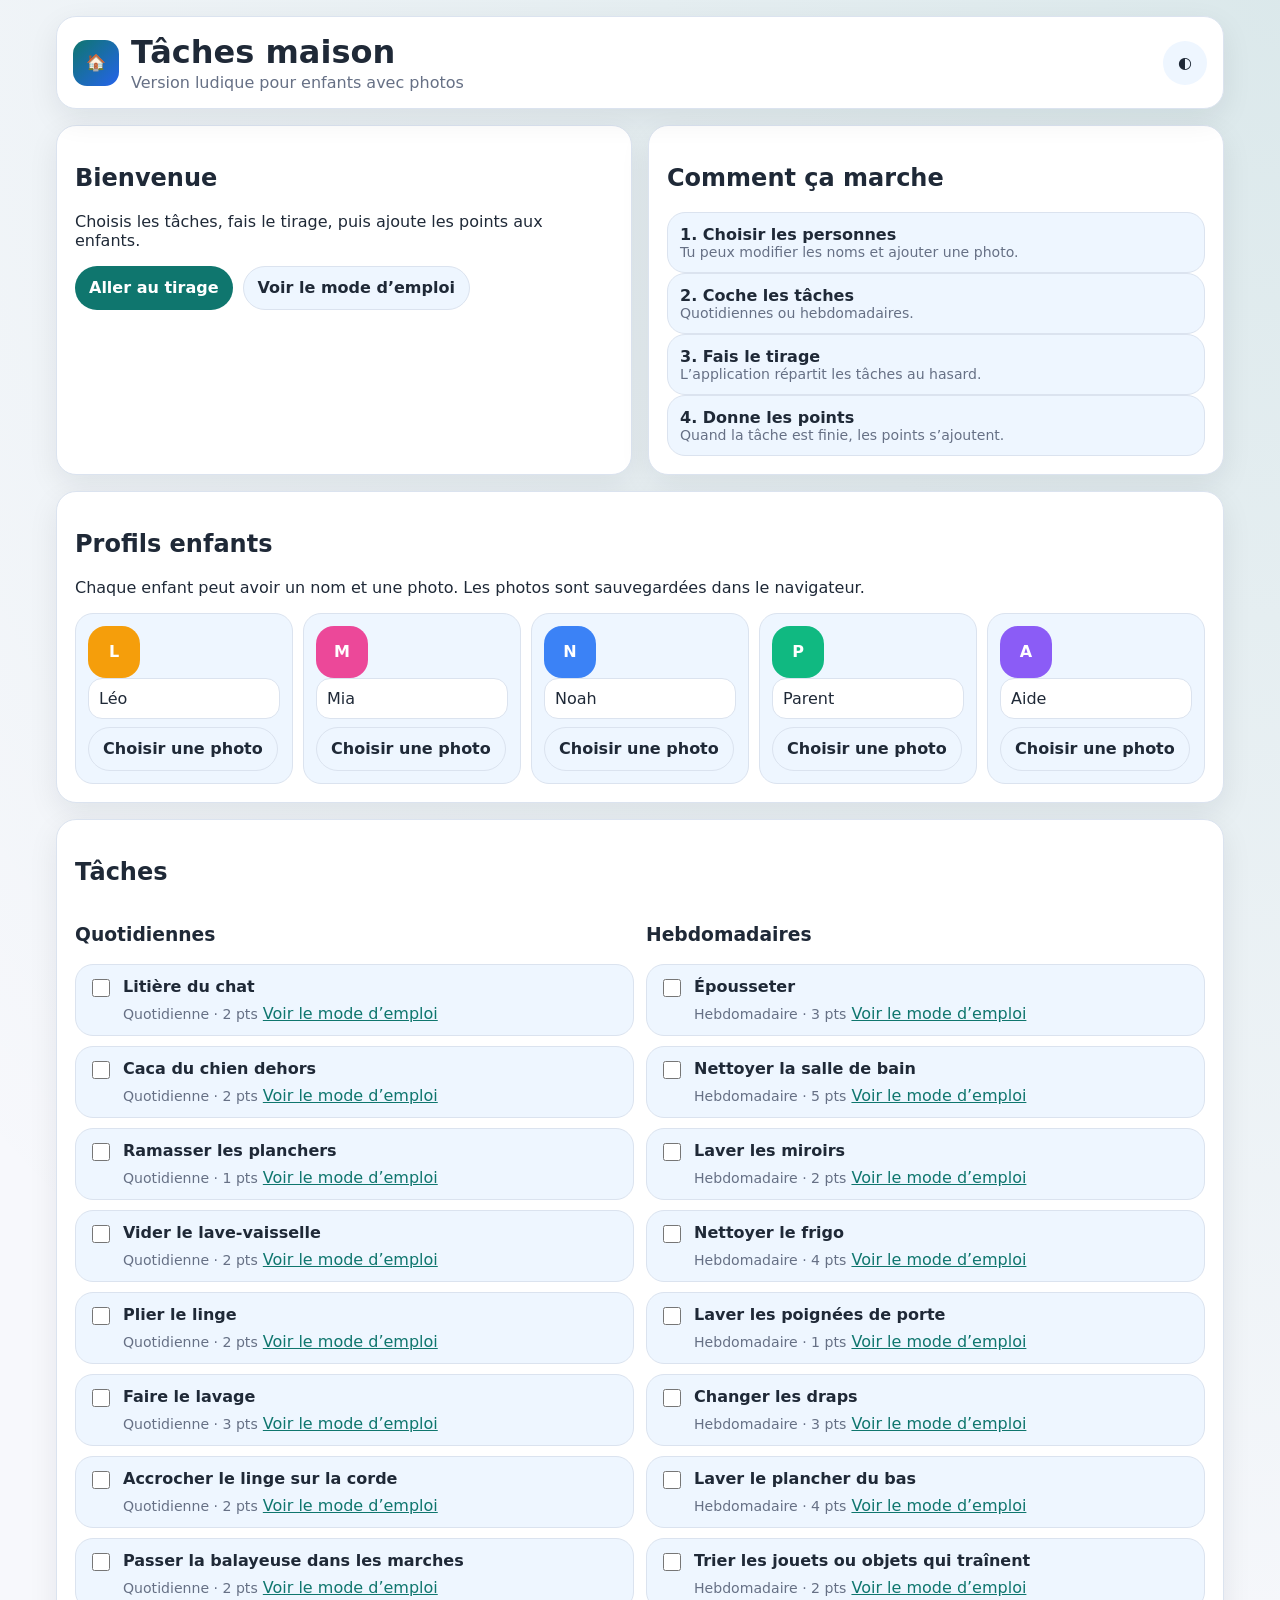
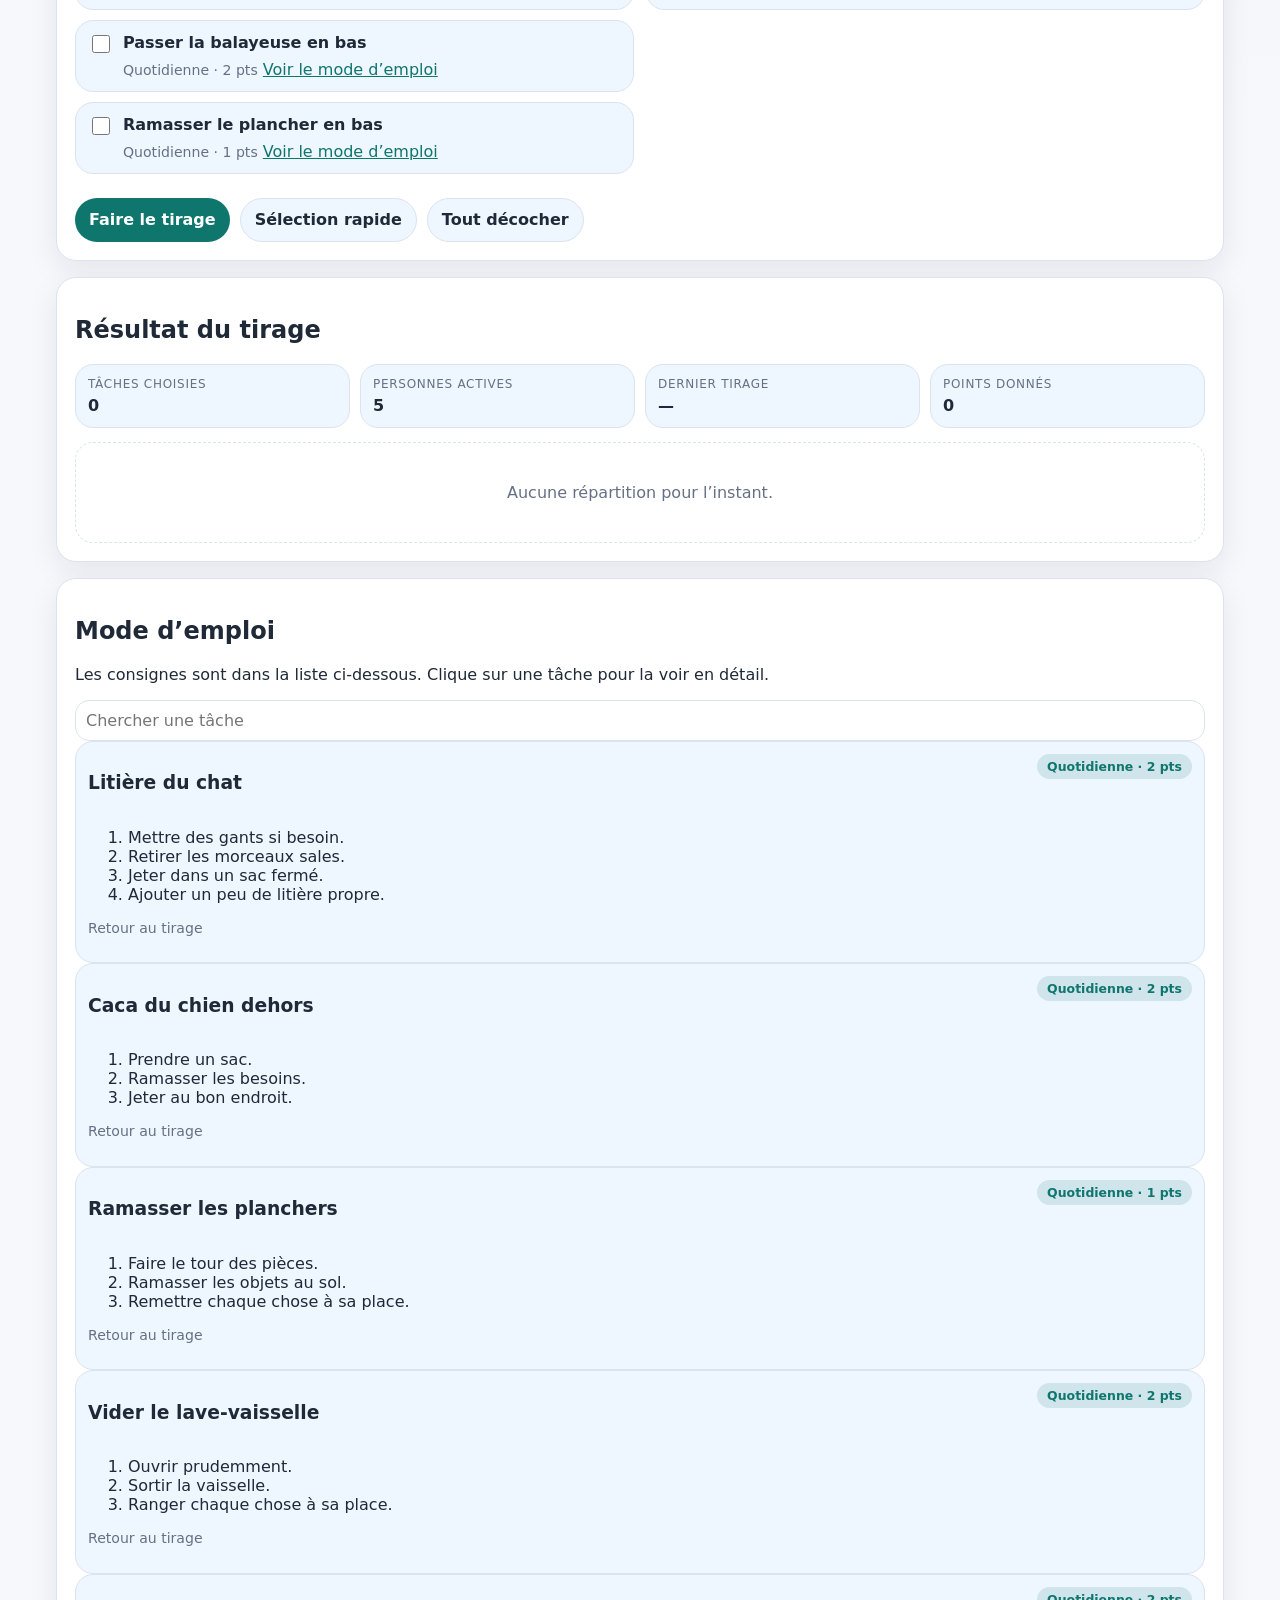
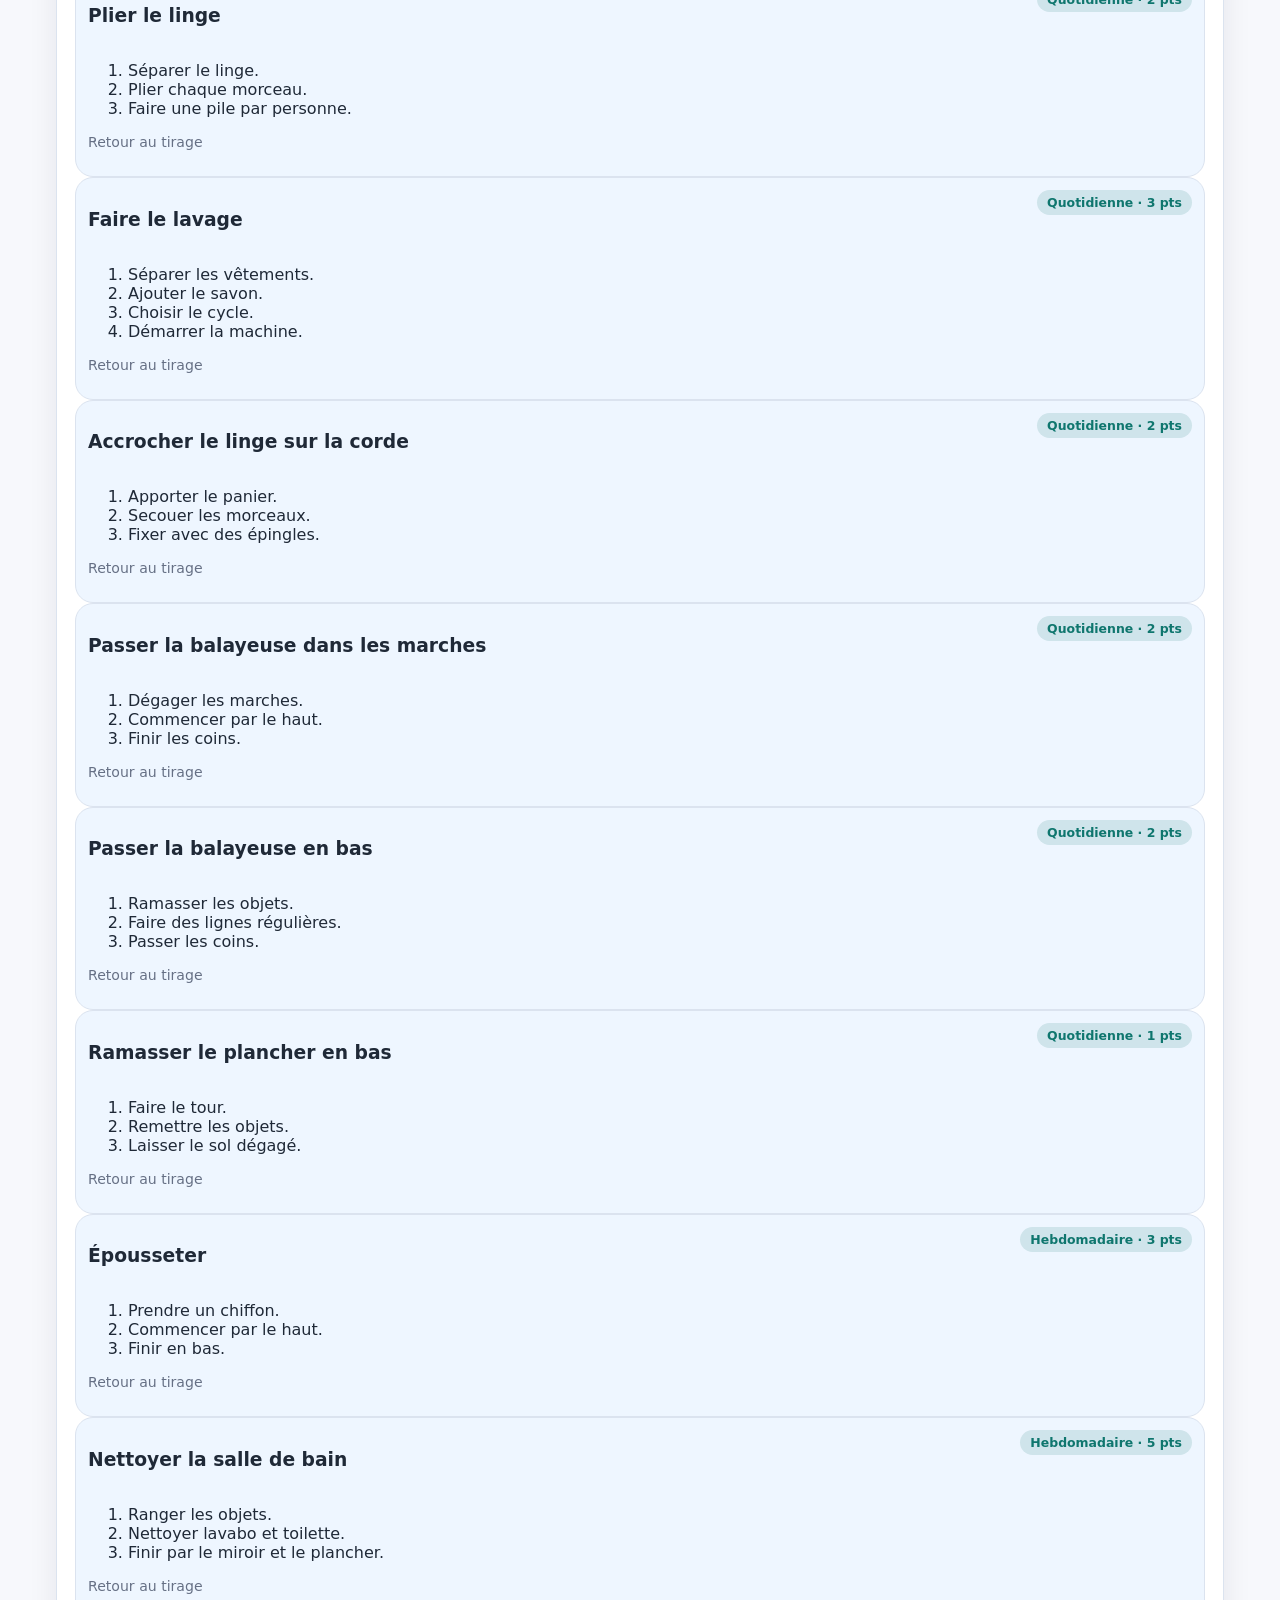
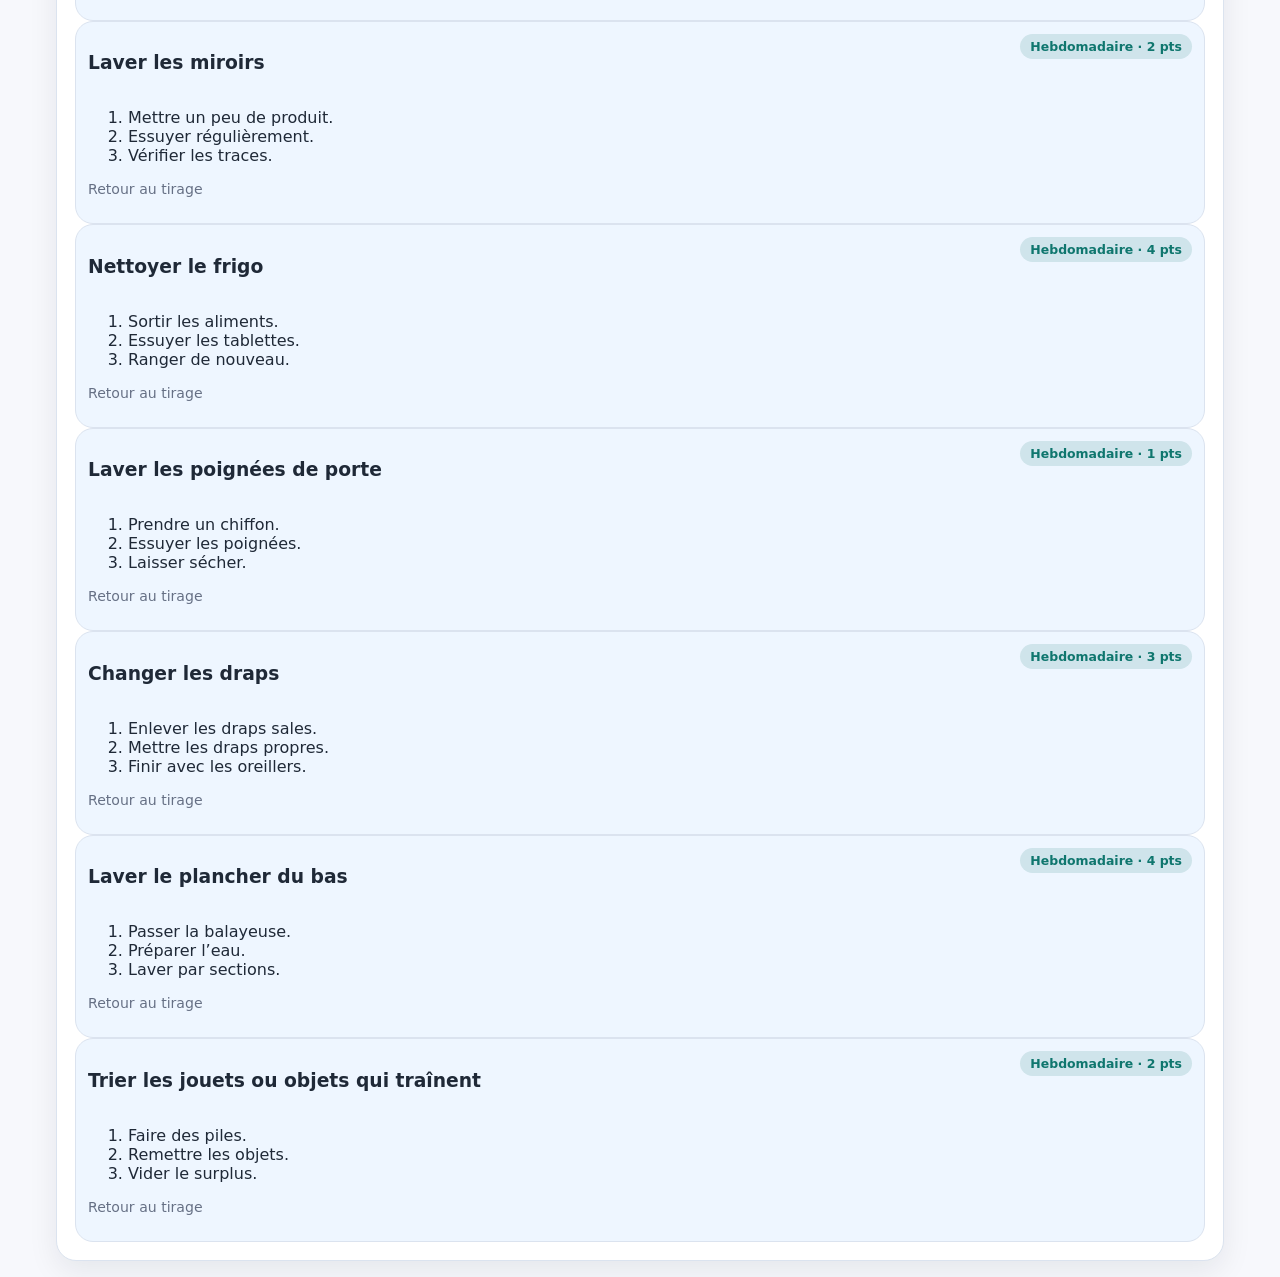
<file: index.html>
<!DOCTYPE html>
<html lang="fr" data-theme="light">
<head>
  <meta charset="UTF-8">
  <meta name="viewport" content="width=device-width, initial-scale=1.0">
  <title>Tâches maison enfants</title>
  <style>
    :root {
      --bg: #f7f8fc;
      --surface: #ffffff;
      --surface2: #eef6ff;
      --text: #1f2937;
      --muted: #667085;
      --primary: #0f766e;
      --primary2: #2563eb;
      --accent: #f59e0b;
      --good: #16a34a;
      --border: #dbe3ef;
      --shadow: 0 10px 30px rgba(15,23,42,.08);
      --r: 20px;
      --font: system-ui, -apple-system, Segoe UI, Roboto, sans-serif;
    }
    [data-theme="dark"] {
      --bg: #0b1220;
      --surface: #111827;
      --surface2: #172033;
      --text: #e5e7eb;
      --muted: #9ca3af;
      --primary: #2dd4bf;
      --primary2: #60a5fa;
      --accent: #fbbf24;
      --good: #4ade80;
      --border: #243244;
      --shadow: 0 10px 30px rgba(0,0,0,.35);
    }
    * { box-sizing: border-box; }
    body {
      margin: 0;
      font-family: var(--font);
      background: radial-gradient(circle at top right, color-mix(in srgb, var(--primary) 12%, transparent), transparent 28%), var(--bg);
      color: var(--text);
    }
    a { color: inherit; text-decoration: none; }
    button, input { font: inherit; }
    button { cursor: pointer; border: 0; }

    .wrap {
      max-width: 1200px;
      margin: 0 auto;
      padding: 16px;
      display: grid;
      gap: 16px;
    }

    .top {
      display: flex;
      justify-content: space-between;
      align-items: center;
      gap: 12px;
      background: var(--surface);
      border: 1px solid var(--border);
      border-radius: var(--r);
      padding: 16px;
      box-shadow: var(--shadow);
      position: sticky;
      top: 16px;
      z-index: 5;
    }

    .brand { display: flex; gap: 12px; align-items: center; }
    .logo {
      width: 46px;
      height: 46px;
      border-radius: 14px;
      background: linear-gradient(135deg, var(--primary), var(--primary2));
      display: grid;
      place-items: center;
      color: white;
      font-weight: 800;
    }
    .title h1 { margin: 0; }
    .title p { margin: 2px 0 0; color: var(--muted); }

    .theme {
      min-width: 44px;
      min-height: 44px;
      border-radius: 999px;
      background: var(--surface2);
      color: var(--text);
    }

    .hero {
      display: grid;
      grid-template-columns: 1fr 1fr;
      gap: 16px;
    }

    .card {
      background: var(--surface);
      border: 1px solid var(--border);
      border-radius: var(--r);
      box-shadow: var(--shadow);
      padding: 18px;
    }

    .people {
      display: grid;
      grid-template-columns: repeat(5,minmax(0,1fr));
      gap: 10px;
    }

    .person, .task, .step, .instruction, .result {
      background: var(--surface2);
      border: 1px solid var(--border);
      border-radius: 18px;
      padding: 12px;
    }

    .person input, .search {
      width: 100%;
      padding: 10px;
      border-radius: 14px;
      border: 1px solid var(--border);
      background: var(--surface);
      color: var(--text);
    }

    .avatar {
      width: 52px;
      height: 52px;
      border-radius: 18px;
      display: grid;
      place-items: center;
      color: white;
      font-weight: 900;
      background: var(--primary);
      overflow: hidden;
    }

    .avatar img {
      width: 100%;
      height: 100%;
      object-fit: cover;
    }

    .task-columns {
      display: grid;
      grid-template-columns: 1fr 1fr;
      gap: 12px;
    }

    .task {
      display: flex;
      gap: 10px;
      align-items: flex-start;
      margin-bottom: 10px;
    }
    .task input[type=checkbox] {
      width: 18px;
      height: 18px;
      margin-top: 2px;
      accent-color: var(--primary);
    }
    .task strong { display: block; }
    .task span, .mini { font-size: .88rem; color: var(--muted); }
    .task button {
      margin-top: 8px;
      background: none;
      color: var(--primary);
      text-decoration: underline;
      padding: 0;
    }

    .actions {
      display: flex;
      flex-wrap: wrap;
      gap: 10px;
      margin-top: 14px;
    }

    .btn {
      min-height: 44px;
      padding: 0 14px;
      border-radius: 999px;
      font-weight: 800;
      display: inline-flex;
      align-items: center;
      justify-content: center;
    }
    .p { background: var(--primary); color: white; }
    .s { background: var(--surface2); color: var(--text); border: 1px solid var(--border); }

    .stats {
      display: grid;
      grid-template-columns: repeat(4,minmax(0,1fr));
      gap: 10px;
      margin-bottom: 14px;
    }
    .stat {
      background: var(--surface2);
      border: 1px solid var(--border);
      border-radius: 18px;
      padding: 12px;
    }
    .stat span {
      display: block;
      font-size: .75rem;
      text-transform: uppercase;
      letter-spacing: .06em;
      color: var(--muted);
      margin-bottom: 5px;
    }

    .results {
      display: grid;
      gap: 10px;
    }

    .assignment {
      display: grid;
      grid-template-columns: 1fr auto auto;
      gap: 10px;
      align-items: center;
      padding: 14px;
      border-radius: 18px;
      background: linear-gradient(135deg, color-mix(in srgb, var(--primary) 10%, var(--surface2)), var(--surface2));
      border: 1px solid color-mix(in srgb, var(--primary) 22%, transparent);
    }

    .assignment.done {
      background: linear-gradient(135deg, color-mix(in srgb, var(--good) 14%, var(--surface2)), var(--surface2));
    }

    .badge {
      display: inline-flex;
      padding: 5px 10px;
      border-radius: 999px;
      background: color-mix(in srgb, var(--primary) 14%, var(--surface2));
      color: var(--primary);
      font-weight: 800;
      font-size: .78rem;
    }

    .donebtn {
      min-height: 42px;
      padding: 0 12px;
      border-radius: 999px;
      font-weight: 800;
      background: color-mix(in srgb, var(--good) 18%, var(--surface2));
      color: var(--good);
    }
    .donebtn.done { background: var(--good); color: white; }

    .empty {
      padding: 40px 16px;
      text-align: center;
      color: var(--muted);
      border: 1px dashed var(--border);
      border-radius: 18px;
    }

    @media (max-width: 900px) {
      .hero, .task-columns, .stats, .people { grid-template-columns: 1fr 1fr; }
      .assignment { grid-template-columns: 1fr; }
    }
    @media (max-width: 650px) {
      .hero, .task-columns, .stats, .people { grid-template-columns: 1fr; }
      .top { flex-direction: column; align-items: flex-start; }
    }
  </style>
</head>
<body>
  <div class="wrap">
    <header class="top">
      <div class="brand">
        <div class="logo">🏠</div>
        <div class="title">
          <h1>Tâches maison</h1>
          <p>Version ludique pour enfants avec photos</p>
        </div>
      </div>
      <button class="theme" data-theme-toggle>◐</button>
    </header>

    <section class="hero">
      <article class="card">
        <h2>Bienvenue</h2>
        <p>Choisis les tâches, fais le tirage, puis ajoute les points aux enfants.</p>
        <div class="actions">
          <a class="btn p" href="#tirage">Aller au tirage</a>
          <a class="btn s" href="#explications">Voir le mode d’emploi</a>
        </div>
      </article>

      <article class="card">
        <h2>Comment ça marche</h2>
        <div class="step"><strong>1. Choisir les personnes</strong><div class="mini">Tu peux modifier les noms et ajouter une photo.</div></div>
        <div class="step"><strong>2. Coche les tâches</strong><div class="mini">Quotidiennes ou hebdomadaires.</div></div>
        <div class="step"><strong>3. Fais le tirage</strong><div class="mini">L’application répartit les tâches au hasard.</div></div>
        <div class="step"><strong>4. Donne les points</strong><div class="mini">Quand la tâche est finie, les points s’ajoutent.</div></div>
      </article>
    </section>

    <section class="card" id="profils">
      <h2>Profils enfants</h2>
      <p class="muted">Chaque enfant peut avoir un nom et une photo. Les photos sont sauvegardées dans le navigateur.</p>
      <div class="people" id="peopleGrid"></div>
    </section>

    <section class="card" id="tirage">
      <h2>Tâches</h2>
      <div class="task-columns">
        <div>
          <h3>Quotidiennes</h3>
          <div id="dailyTasks"></div>
        </div>
        <div>
          <h3>Hebdomadaires</h3>
          <div id="weeklyTasks"></div>
        </div>
      </div>

      <div class="actions">
        <button class="btn p" id="drawBtn">Faire le tirage</button>
        <button class="btn s" id="quickBtn">Sélection rapide</button>
        <button class="btn s" id="clearBtn">Tout décocher</button>
      </div>
    </section>

    <section class="card">
      <h2>Résultat du tirage</h2>
      <div class="stats">
        <div class="stat"><span>Tâches choisies</span><strong id="selectedCount">0</strong></div>
        <div class="stat"><span>Personnes actives</span><strong id="peopleCount">0</strong></div>
        <div class="stat"><span>Dernier tirage</span><strong id="lastDraw">—</strong></div>
        <div class="stat"><span>Points donnés</span><strong id="doneCount">0</strong></div>
      </div>
      <div id="results" class="results"></div>
    </section>

    <section class="card" id="explications">
      <h2>Mode d’emploi</h2>
      <p>Les consignes sont dans la liste ci-dessous. Clique sur une tâche pour la voir en détail.</p>
      <input class="search" id="search" placeholder="Chercher une tâche">
      <div id="instructionList"></div>
    </section>
  </div>

  <script>
    const APP_KEY = "taches-maison-enfants-v1";

    const defaultData = {
      people: [
        { name: "Léo", role: "Enfant", color: "#f59e0b", points: 0, avatar: "" },
        { name: "Mia", role: "Enfant", color: "#ec4899", points: 0, avatar: "" },
        { name: "Noah", role: "Enfant", color: "#3b82f6", points: 0, avatar: "" },
        { name: "Parent", role: "Parent", color: "#10b981", points: 0, avatar: "" },
        { name: "Aide", role: "Autre", color: "#8b5cf6", points: 0, avatar: "" }
      ],
      tasks: [
        { id: "litiere-chat", name: "Litière du chat", type: "daily", points: 2, instructions: ["Mettre des gants si besoin.", "Retirer les morceaux sales.", "Jeter dans un sac fermé.", "Ajouter un peu de litière propre."] },
        { id: "caca-chien", name: "Caca du chien dehors", type: "daily", points: 2, instructions: ["Prendre un sac.", "Ramasser les besoins.", "Jeter au bon endroit."] },
        { id: "ramasser-planchers", name: "Ramasser les planchers", type: "daily", points: 1, instructions: ["Faire le tour des pièces.", "Ramasser les objets au sol.", "Remettre chaque chose à sa place."] },
        { id: "vider-lave-vaisselle", name: "Vider le lave-vaisselle", type: "daily", points: 2, instructions: ["Ouvrir prudemment.", "Sortir la vaisselle.", "Ranger chaque chose à sa place."] },
        { id: "plier-linge", name: "Plier le linge", type: "daily", points: 2, instructions: ["Séparer le linge.", "Plier chaque morceau.", "Faire une pile par personne."] },
        { id: "faire-lavage", name: "Faire le lavage", type: "daily", points: 3, instructions: ["Séparer les vêtements.", "Ajouter le savon.", "Choisir le cycle.", "Démarrer la machine."] },
        { id: "accrocher-linge", name: "Accrocher le linge sur la corde", type: "daily", points: 2, instructions: ["Apporter le panier.", "Secouer les morceaux.", "Fixer avec des épingles."] },
        { id: "balayeuse-marches", name: "Passer la balayeuse dans les marches", type: "daily", points: 2, instructions: ["Dégager les marches.", "Commencer par le haut.", "Finir les coins."] },
        { id: "balayeuse-bas", name: "Passer la balayeuse en bas", type: "daily", points: 2, instructions: ["Ramasser les objets.", "Faire des lignes régulières.", "Passer les coins."] },
        { id: "ramasser-bas", name: "Ramasser le plancher en bas", type: "daily", points: 1, instructions: ["Faire le tour.", "Remettre les objets.", "Laisser le sol dégagé."] },
        { id: "epousseter", name: "Épousseter", type: "weekly", points: 3, instructions: ["Prendre un chiffon.", "Commencer par le haut.", "Finir en bas."] },
        { id: "sdb", name: "Nettoyer la salle de bain", type: "weekly", points: 5, instructions: ["Ranger les objets.", "Nettoyer lavabo et toilette.", "Finir par le miroir et le plancher."] },
        { id: "miroirs", name: "Laver les miroirs", type: "weekly", points: 2, instructions: ["Mettre un peu de produit.", "Essuyer régulièrement.", "Vérifier les traces."] },
        { id: "frigo", name: "Nettoyer le frigo", type: "weekly", points: 4, instructions: ["Sortir les aliments.", "Essuyer les tablettes.", "Ranger de nouveau."] },
        { id: "poignees", name: "Laver les poignées de porte", type: "weekly", points: 1, instructions: ["Prendre un chiffon.", "Essuyer les poignées.", "Laisser sécher."] },
        { id: "draps", name: "Changer les draps", type: "weekly", points: 3, instructions: ["Enlever les draps sales.", "Mettre les draps propres.", "Finir avec les oreillers."] },
        { id: "plancher-bas", name: "Laver le plancher du bas", type: "weekly", points: 4, instructions: ["Passer la balayeuse.", "Préparer l’eau.", "Laver par sections."] },
        { id: "jouets", name: "Trier les jouets ou objets qui traînent", type: "weekly", points: 2, instructions: ["Faire des piles.", "Remettre les objets.", "Vider le surplus."] }
      ],
      selectedTasks: [],
      assignments: [],
      completedKeys: [],
      lastDraw: "—"
    };

    let data = loadData();

    function loadData() {
      const saved = localStorage.getItem(APP_KEY);
      if (!saved) return structuredClone(defaultData);
      try { return { ...structuredClone(defaultData), ...JSON.parse(saved) }; }
      catch { return structuredClone(defaultData); }
    }
    function saveData(d) { localStorage.setItem(APP_KEY, JSON.stringify(d)); }
    function shuffle(array) { const copy = [...array]; for (let i = copy.length - 1; i > 0; i--) { const j = Math.floor(Math.random() * (i + 1)); [copy[i], copy[j]] = [copy[j], copy[i]]; } return copy; }

    function setupThemeToggle() {
      const btn = document.querySelector("[data-theme-toggle]");
      const root = document.documentElement;
      const saved = localStorage.getItem("app-theme") || "light";
      root.setAttribute("data-theme", saved);
      if (!btn) return;
      btn.addEventListener("click", () => {
        const next = root.getAttribute("data-theme") === "dark" ? "light" : "dark";
        root.setAttribute("data-theme", next);
        localStorage.setItem("app-theme", next);
      });
    }

    function taskById(id) { return data.tasks.find(task => task.id === id); }

    function renderPeople() {
      const grid = document.getElementById("peopleGrid");
      grid.innerHTML = data.people.map((person, index) => `
        <article class="person">
          <div class="avatar" style="background:${person.color}">
            ${person.avatar ? `<img src="${person.avatar}" alt="${person.name}" style="width:100%;height:100%;object-fit:cover">` : person.name.charAt(0)}
          </div>
          <input value="${person.name}" data-person-name="${index}" placeholder="Nom">
          <label class="btn s" style="margin-top:8px">
            Choisir une photo
            <input type="file" accept="image/*" capture="user" style="display:none" data-person-photo="${index}">
          </label>
        </article>
      `).join("");
    }

    function taskCard(task) {
      return `
        <label class="task">
          <input type="checkbox" data-task-id="${task.id}" ${data.selectedTasks.includes(task.id) ? "checked" : ""}>
          <div>
            <strong>${task.name}</strong>
            <span>${task.type === "daily" ? "Quotidienne" : "Hebdomadaire"} · ${task.points} pts</span>
            <button type="button" data-open="${task.id}">Voir le mode d’emploi</button>
          </div>
        </label>
      `;
    }

    function renderTasks() {
      document.getElementById("dailyTasks").innerHTML = data.tasks.filter(t => t.type === "daily").map(taskCard).join("");
      document.getElementById("weeklyTasks").innerHTML = data.tasks.filter(t => t.type === "weekly").map(taskCard).join("");
      updateCounts();
    }

    function updateCounts() {
      document.getElementById("selectedCount").textContent = data.selectedTasks.length;
      document.getElementById("peopleCount").textContent = data.people.filter(p => p.name.trim()).length;
      document.getElementById("lastDraw").textContent = data.lastDraw;
      document.getElementById("doneCount").textContent = data.completedKeys.length;
    }

    function renderResults() {
      const resultsEl = document.getElementById("results");
      if (!data.assignments.length) {
        resultsEl.innerHTML = `<div class="empty">Aucune répartition pour l’instant.</div>`;
        updateCounts();
        return;
      }

      resultsEl.innerHTML = data.assignments.map((assignment, index) => {
        const key = `${assignment.taskId}__${assignment.personName}__${index}`;
        const done = data.completedKeys.includes(key);
        const task = taskById(assignment.taskId);
        return `
          <article class="assignment ${done ? "done" : ""}">
            <div>
              <small>${assignment.type === "daily" ? "Aujourd’hui" : "Cette semaine"}</small>
              <strong>${assignment.taskName}</strong>
              <div class="mini">${task.points} point${task.points > 1 ? "s" : ""}</div>
            </div>
            <div class="badge">${assignment.personName}</div>
            <button class="donebtn ${done ? "done" : ""}" data-done="${key}">${done ? "Terminée" : "Terminer + points"}</button>
          </article>
        `;
      }).join("");
      updateCounts();
    }

    function drawAssignments() {
      const activePeople = data.people.filter(p => p.name.trim()).map(p => p.name);
      const selected = data.tasks.filter(t => data.selectedTasks.includes(t.id));
      if (!activePeople.length || !selected.length) return;

      const shuffledPeople = shuffle(activePeople);
      data.assignments = shuffle(selected).map((task, index) => ({
        taskId: task.id,
        taskName: task.name,
        type: task.type,
        personName: shuffledPeople[index % shuffledPeople.length]
      }));

      data.completedKeys = [];
      data.lastDraw = new Date().toLocaleTimeString("fr-CA", { hour: "2-digit", minute: "2-digit" });
      saveData(data);
      renderResults();
    }

    function quickSelect() {
      data.selectedTasks = data.tasks.filter(t => t.type === "daily").slice(0, 5).map(t => t.id);
      saveData(data);
      renderTasks();
    }

    function clearAll() {
      data.selectedTasks = [];
      data.assignments = [];
      data.completedKeys = [];
      data.lastDraw = "—";
      saveData(data);
      renderTasks();
      renderResults();
    }

    function completeTask(key) {
      if (data.completedKeys.includes(key)) return;
      data.completedKeys.push(key);
      const [taskId, personName] = key.split("__");
      const task = taskById(taskId);
      const person = data.people.find(p => p.name === personName);
      if (task && person) person.points += task.points;
      saveData(data);
      renderResults();
      renderPeople();
    }

    function renderInstructions(filter = "") {
      const instructionList = document.getElementById("instructionList");
      const q = filter.trim().toLowerCase();
      const items = data.tasks.filter(t => t.name.toLowerCase().includes(q));

      instructionList.innerHTML = items.length ? items.map(task => `
        <article class="instruction" id="${task.id}">
          <div style="display:flex;justify-content:space-between;gap:10px;align-items:flex-start">
            <h3>${task.name}</h3>
            <span class="badge">${task.type === "daily" ? "Quotidienne" : "Hebdomadaire"} · ${task.points} pts</span>
          </div>
          <ol>
            ${task.instructions.map(step => `<li>${step}</li>`).join("")}
          </ol>
          <p class="mini"><a href="#tirage">Retour au tirage</a></p>
        </article>
      `).join("") : `<div class="empty">Aucune tâche trouvée.</div>`;
    }

    renderPeople();
    renderTasks();
    renderResults();
    renderInstructions();
    setupThemeToggle();

    document.addEventListener("change", e => {
      const nameInput = e.target.closest("[data-person-name]");
      const photoInput = e.target.closest("[data-person-photo]");
      const taskInput = e.target.closest("[data-task-id]");

      if (nameInput) {
        data.people[Number(nameInput.dataset.personName)].name = nameInput.value;
        saveData(data);
        updateCounts();
      }

      if (photoInput) {
        const index = Number(photoInput.dataset.personPhoto);
        const file = photoInput.files[0];
        if (!file) return;
        const reader = new FileReader();
        reader.onload = () => {
          data.people[index].avatar = reader.result;
          saveData(data);
          renderPeople();
        };
        reader.readAsDataURL(file);
      }

      if (taskInput) {
        const id = taskInput.dataset.taskId;
        if (taskInput.checked) {
          if (!data.selectedTasks.includes(id)) data.selectedTasks.push(id);
        } else {
          data.selectedTasks = data.selectedTasks.filter(t => t !== id);
        }
        saveData(data);
        updateCounts();
      }
    });

    document.addEventListener("click", e => {
      const open = e.target.closest("[data-open]");
      const done = e.target.closest("[data-done]");

      if (open) {
        const target = document.getElementById(open.dataset.open);
        if (target) target.scrollIntoView({ behavior: "smooth", block: "start" });
      }

      if (done) {
        completeTask(done.dataset.done);
      }
    });

    document.getElementById("drawBtn").addEventListener("click", drawAssignments);
    document.getElementById("quickBtn").addEventListener("click", quickSelect);
    document.getElementById("clearBtn").addEventListener("click", clearAll);
    document.getElementById("search").addEventListener("input", e => renderInstructions(e.target.value));
  </script>
</body>
</html>
</file>
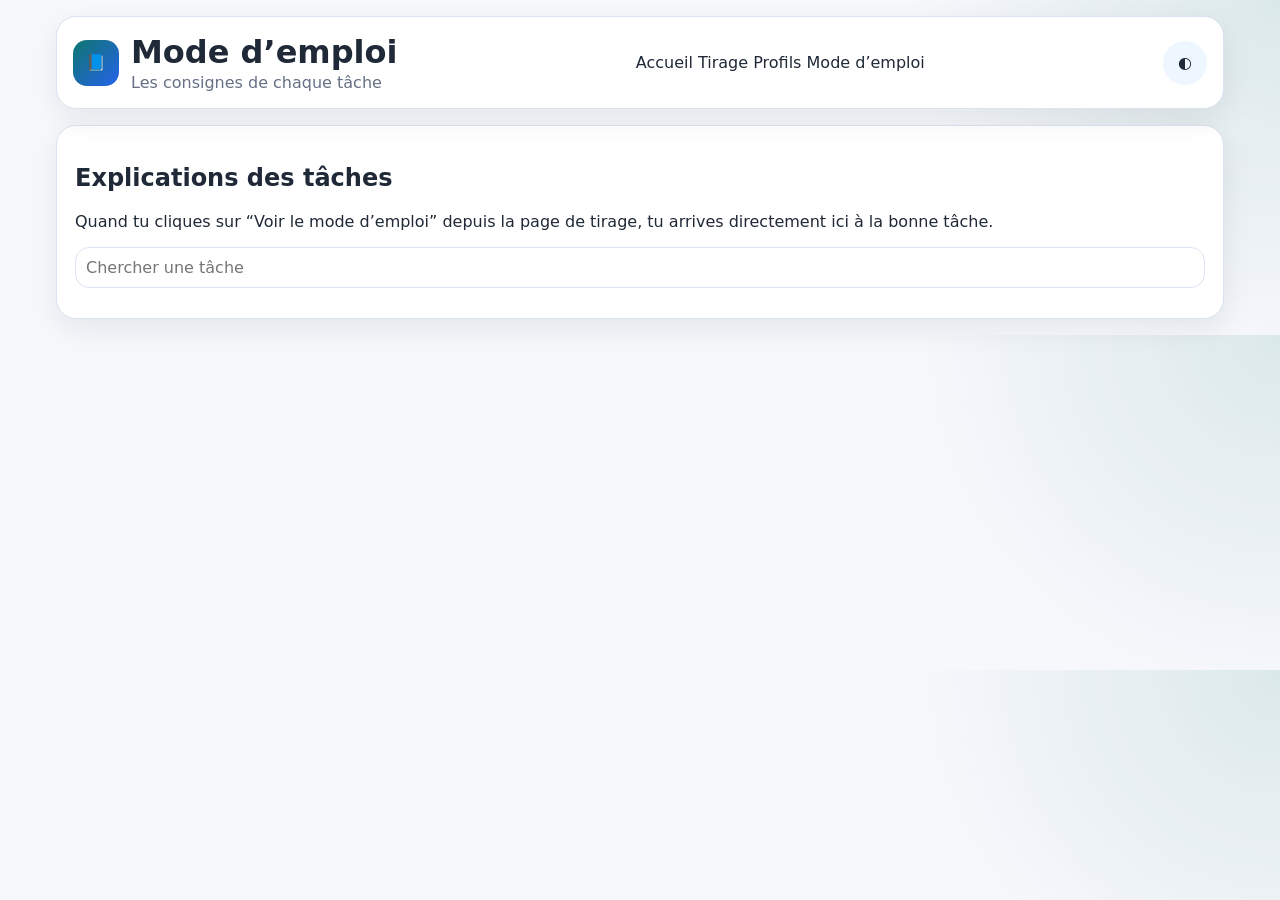
<file: mode-emploi.html>
<!DOCTYPE html>
<html lang="fr" data-theme="light">
<head>
  <meta charset="UTF-8">
  <meta name="viewport" content="width=device-width, initial-scale=1.0">
  <title>Mode d’emploi - Tâches maison</title>
  <link rel="stylesheet" href="styles/main.css">
</head>
<body>
<div class="wrap">
  <header class="top">
    <div class="brand">
      <div class="logo">📘</div>
      <div class="title">
        <h1>Mode d’emploi</h1>
        <p>Les consignes de chaque tâche</p>
      </div>
    </div>
    <nav class="nav">
      <a href="index.html">Accueil</a>
      <a href="tirage.html">Tirage</a>
      <a href="profils.html">Profils</a>
      <a href="mode-emploi.html">Mode d’emploi</a>
    </nav>
    <button class="theme" data-theme-toggle>◐</button>
  </header>

  <section class="card">
    <h2>Explications des tâches</h2>
    <p class="muted">Quand tu cliques sur “Voir le mode d’emploi” depuis la page de tirage, tu arrives directement ici à la bonne tâche.</p>
    <input class="search" id="search" placeholder="Chercher une tâche">
    <div id="instructionList" style="display:grid;gap:12px;margin-top:12px"></div>
  </section>
</div>

<script src="scripts/data.js"></script>
<script src="scripts/app.js"></script>
<script src="scripts/mode-emploi.js"></script>
</body>
</html>
</file>
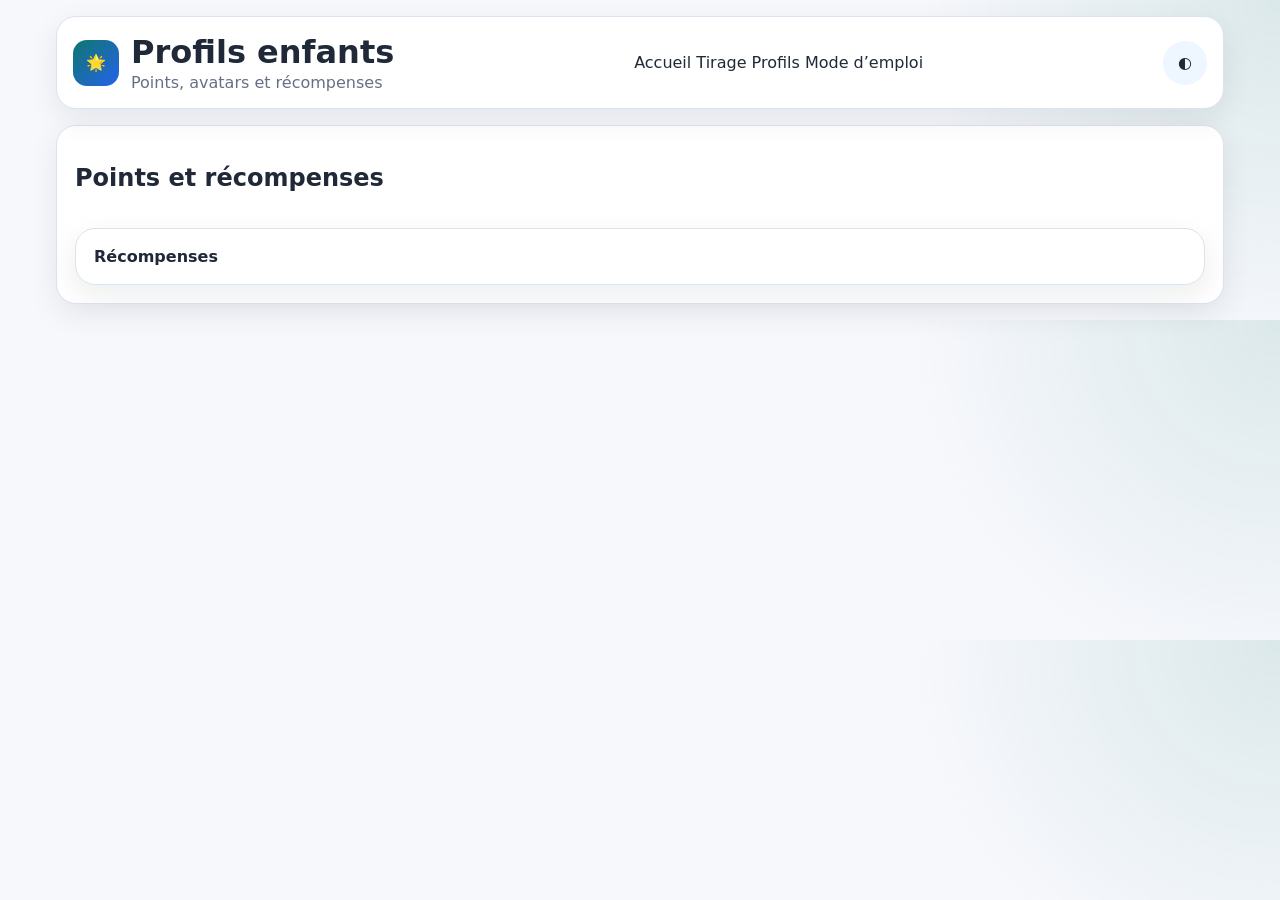
<file: profils.html>
<!DOCTYPE html>
<html lang="fr" data-theme="light">
<head>
  <meta charset="UTF-8">
  <meta name="viewport" content="width=device-width, initial-scale=1.0">
  <title>Profils - Tâches maison</title>
  <link rel="stylesheet" href="styles/main.css">
</head>
<body>
<div class="wrap">
  <header class="top">
    <div class="brand">
      <div class="logo">🌟</div>
      <div class="title">
        <h1>Profils enfants</h1>
        <p>Points, avatars et récompenses</p>
      </div>
    </div>
    <nav class="nav">
      <a href="index.html">Accueil</a>
      <a href="tirage.html">Tirage</a>
      <a href="profils.html">Profils</a>
      <a href="mode-emploi.html">Mode d’emploi</a>
    </nav>
    <button class="theme" data-theme-toggle>◐</button>
  </header>

  <section class="card">
    <h2>Points et récompenses</h2>
    <div id="profilesGrid" class="people"></div>
    <div class="card" style="margin-top:16px">
      <strong>Récompenses</strong>
      <div id="rewardList"></div>
    </div>
  </section>
</div>

<script src="scripts/data.js"></script>
<script src="scripts/app.js"></script>
<script src="scripts/profils.js"></script>
</body>
</html>
</file>
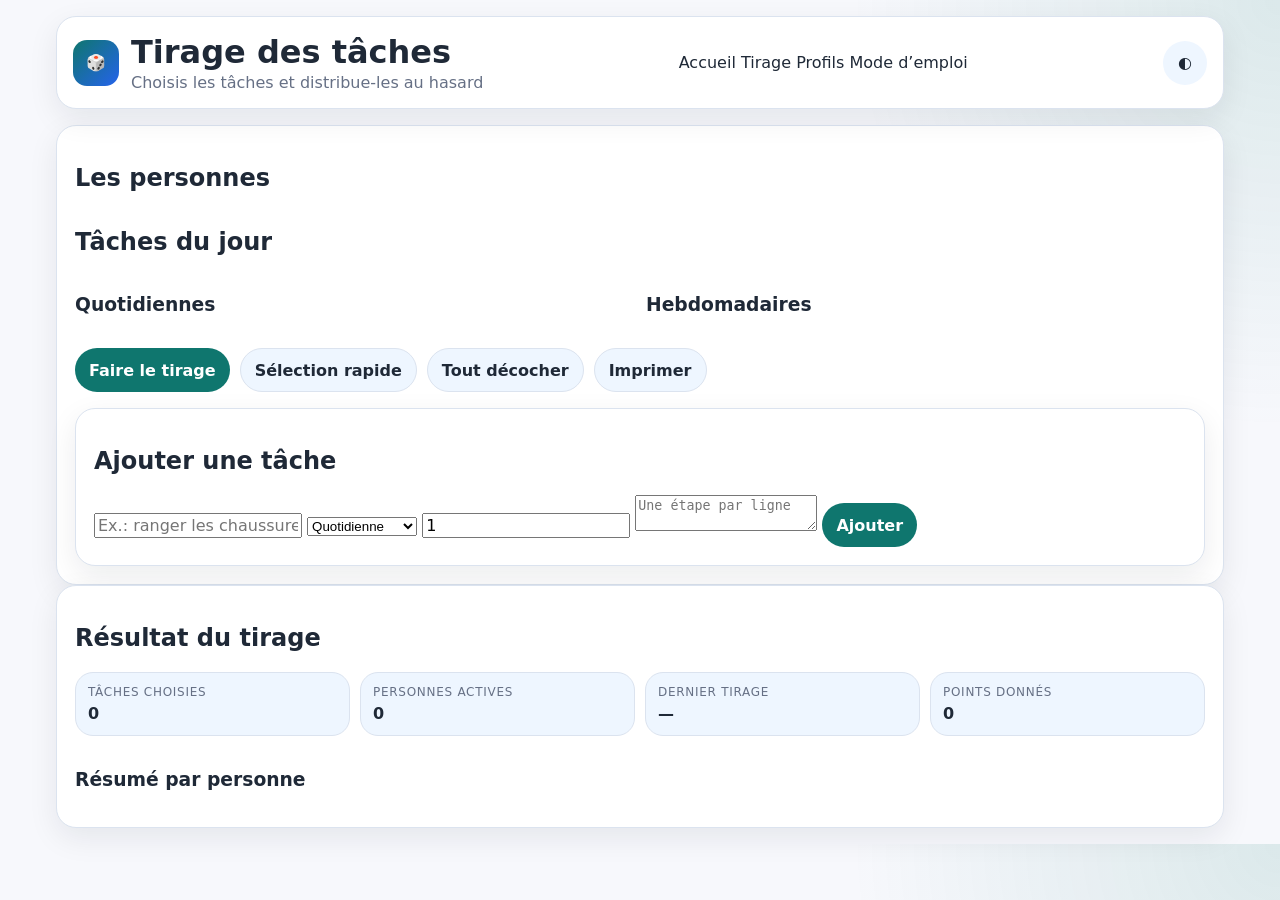
<file: tirage.html>
<!DOCTYPE html>
<html lang="fr" data-theme="light">
<head>
  <meta charset="UTF-8">
  <meta name="viewport" content="width=device-width, initial-scale=1.0">
  <title>Tirage - Tâches maison</title>
  <link rel="stylesheet" href="styles/main.css">
</head>
<body>
<div class="wrap">
  <header class="top">
    <div class="brand">
      <div class="logo">🎲</div>
      <div class="title">
        <h1>Tirage des tâches</h1>
        <p>Choisis les tâches et distribue-les au hasard</p>
      </div>
    </div>
    <nav class="nav">
      <a href="index.html">Accueil</a>
      <a href="tirage.html">Tirage</a>
      <a href="profils.html">Profils</a>
      <a href="mode-emploi.html">Mode d’emploi</a>
    </nav>
    <button class="theme" data-theme-toggle>◐</button>
  </header>

  <section class="grid">
    <article class="card">
      <h2>Les personnes</h2>
      <div class="people" id="peopleGrid"></div>

      <h2 style="margin-top:16px">Tâches du jour</h2>
      <div class="task-columns">
        <div><h3>Quotidiennes</h3><div id="dailyTasks" class="tasks"></div></div>
        <div><h3>Hebdomadaires</h3><div id="weeklyTasks" class="tasks"></div></div>
      </div>

      <div class="actions">
        <button class="btn p" id="drawBtn">Faire le tirage</button>
        <button class="btn s" id="quickBtn">Sélection rapide</button>
        <button class="btn s" id="clearBtn">Tout décocher</button>
        <button class="btn s" id="printBtn">Imprimer</button>
      </div>

      <section class="card" style="margin-top:16px">
        <h2>Ajouter une tâche</h2>
        <form class="task-form" id="taskForm">
          <input id="newTaskName" placeholder="Ex.: ranger les chaussures" required>
          <select id="newTaskType">
            <option value="daily">Quotidienne</option>
            <option value="weekly">Hebdomadaire</option>
          </select>
          <input id="newTaskPoints" type="number" min="0" value="1" placeholder="Points">
          <textarea id="newTaskInstructions" placeholder="Une étape par ligne"></textarea>
          <button class="btn p" type="submit">Ajouter</button>
        </form>
      </section>
    </article>

    <aside class="card">
      <h2>Résultat du tirage</h2>
      <div class="stats">
        <div class="stat"><span>Tâches choisies</span><strong id="selectedCount">0</strong></div>
        <div class="stat"><span>Personnes actives</span><strong id="peopleCount">0</strong></div>
        <div class="stat"><span>Dernier tirage</span><strong id="lastDraw">—</strong></div>
        <div class="stat"><span>Points donnés</span><strong id="doneCount">0</strong></div>
      </div>
      <div id="results" style="display:grid;gap:10px;margin-top:14px"></div>
      <div style="margin-top:14px">
        <h3>Résumé par personne</h3>
        <div id="summaryList" style="display:grid;gap:10px"></div>
      </div>
    </aside>
  </section>
</div>

<script src="scripts/data.js"></script>
<script src="scripts/app.js"></script>
<script src="scripts/tirage.js"></script>
</body>
</html>
</file>
<file: styles/main.css>
:root {
  --bg: #f7f8fc;
  --surface: #ffffff;
  --surface2: #eef6ff;
  --text: #1f2937;
  --muted: #667085;
  --primary: #0f766e;
  --primary2: #2563eb;
  --accent: #f59e0b;
  --good: #16a34a;
  --border: #dbe3ef;
  --shadow: 0 10px 30px rgba(15,23,42,.08);
  --r: 20px;
  --font: system-ui, -apple-system, Segoe UI, Roboto, sans-serif;
}

[data-theme="dark"] {
  --bg: #0b1220;
  --surface: #111827;
  --surface2: #172033;
  --text: #e5e7eb;
  --muted: #9ca3af;
  --primary: #2dd4bf;
  --primary2: #60a5fa;
  --accent: #fbbf24;
  --good: #4ade80;
  --border: #243244;
  --shadow: 0 10px 30px rgba(0,0,0,.35);
}

* { box-sizing: border-box; }
body {
  margin: 0;
  font-family: var(--font);
  background: radial-gradient(circle at top right, color-mix(in srgb, var(--primary) 12%, transparent), transparent 28%), var(--bg);
  color: var(--text);
}
a { color: inherit; text-decoration: none; }
button, input { font: inherit; }
button { cursor: pointer; border: 0; }

.wrap {
  max-width: 1200px;
  margin: 0 auto;
  padding: 16px;
  display: grid;
  gap: 16px;
}

.top {
  display: flex;
  justify-content: space-between;
  align-items: center;
  gap: 12px;
  background: var(--surface);
  border: 1px solid var(--border);
  border-radius: var(--r);
  padding: 16px;
  box-shadow: var(--shadow);
  position: sticky;
  top: 16px;
  z-index: 5;
}

.brand { display: flex; gap: 12px; align-items: center; }
.logo {
  width: 46px;
  height: 46px;
  border-radius: 14px;
  background: linear-gradient(135deg, var(--primary), var(--primary2));
  display: grid;
  place-items: center;
  color: white;
  font-weight: 800;
}
.title h1 { margin: 0; }
.title p { margin: 2px 0 0; color: var(--muted); }

.theme {
  min-width: 44px;
  min-height: 44px;
  border-radius: 999px;
  background: var(--surface2);
  color: var(--text);
}

.hero {
  display: grid;
  grid-template-columns: 1fr 1fr;
  gap: 16px;
}

.card {
  background: var(--surface);
  border: 1px solid var(--border);
  border-radius: var(--r);
  box-shadow: var(--shadow);
  padding: 18px;
}

.people {
  display: grid;
  grid-template-columns: repeat(5,minmax(0,1fr));
  gap: 10px;
}

.person, .task, .step, .instruction, .result {
  background: var(--surface2);
  border: 1px solid var(--border);
  border-radius: 18px;
  padding: 12px;
}

.person input, .search {
  width: 100%;
  padding: 10px;
  border-radius: 14px;
  border: 1px solid var(--border);
  background: var(--surface);
  color: var(--text);
}

.task-columns {
  display: grid;
  grid-template-columns: 1fr 1fr;
  gap: 12px;
}

.task {
  display: flex;
  gap: 10px;
  align-items: flex-start;
  margin-bottom: 10px;
}
.task input[type=checkbox] {
  width: 18px;
  height: 18px;
  margin-top: 2px;
  accent-color: var(--primary);
}
.task strong { display: block; }
.task span, .mini { font-size: .88rem; color: var(--muted); }
.task button {
  margin-top: 8px;
  background: none;
  color: var(--primary);
  text-decoration: underline;
  padding: 0;
}

.actions {
  display: flex;
  flex-wrap: wrap;
  gap: 10px;
  margin-top: 14px;
}

.btn {
  min-height: 44px;
  padding: 0 14px;
  border-radius: 999px;
  font-weight: 800;
  display: inline-flex;
  align-items: center;
  justify-content: center;
}
.p { background: var(--primary); color: white; }
.s { background: var(--surface2); color: var(--text); border: 1px solid var(--border); }

.stats {
  display: grid;
  grid-template-columns: repeat(4,minmax(0,1fr));
  gap: 10px;
  margin-bottom: 14px;
}
.stat {
  background: var(--surface2);
  border: 1px solid var(--border);
  border-radius: 18px;
  padding: 12px;
}
.stat span {
  display: block;
  font-size: .75rem;
  text-transform: uppercase;
  letter-spacing: .06em;
  color: var(--muted);
  margin-bottom: 5px;
}

.results {
  display: grid;
  gap: 10px;
}

.assignment {
  display: grid;
  grid-template-columns: 1fr auto auto;
  gap: 10px;
  align-items: center;
  padding: 14px;
  border-radius: 18px;
  background: linear-gradient(135deg, color-mix(in srgb, var(--primary) 10%, var(--surface2)), var(--surface2));
  border: 1px solid color-mix(in srgb, var(--primary) 22%, transparent);
}

.assignment.done {
  background: linear-gradient(135deg, color-mix(in srgb, var(--good) 14%, var(--surface2)), var(--surface2));
}

.badge {
  display: inline-flex;
  padding: 5px 10px;
  border-radius: 999px;
  background: color-mix(in srgb, var(--primary) 14%, var(--surface2));
  color: var(--primary);
  font-weight: 800;
  font-size: .78rem;
}

.donebtn {
  min-height: 42px;
  padding: 0 12px;
  border-radius: 999px;
  font-weight: 800;
  background: color-mix(in srgb, var(--good) 18%, var(--surface2));
  color: var(--good);
}
.donebtn.done { background: var(--good); color: white; }

.empty {
  padding: 40px 16px;
  text-align: center;
  color: var(--muted);
  border: 1px dashed var(--border);
  border-radius: 18px;
}

@media (max-width: 900px) {
  .hero, .task-columns, .stats, .people { grid-template-columns: 1fr 1fr; }
  .assignment { grid-template-columns: 1fr; }
}
@media (max-width: 650px) {
  .hero, .task-columns, .stats, .people { grid-template-columns: 1fr; }
  .top { flex-direction: column; align-items: flex-start; }
}
</file>
